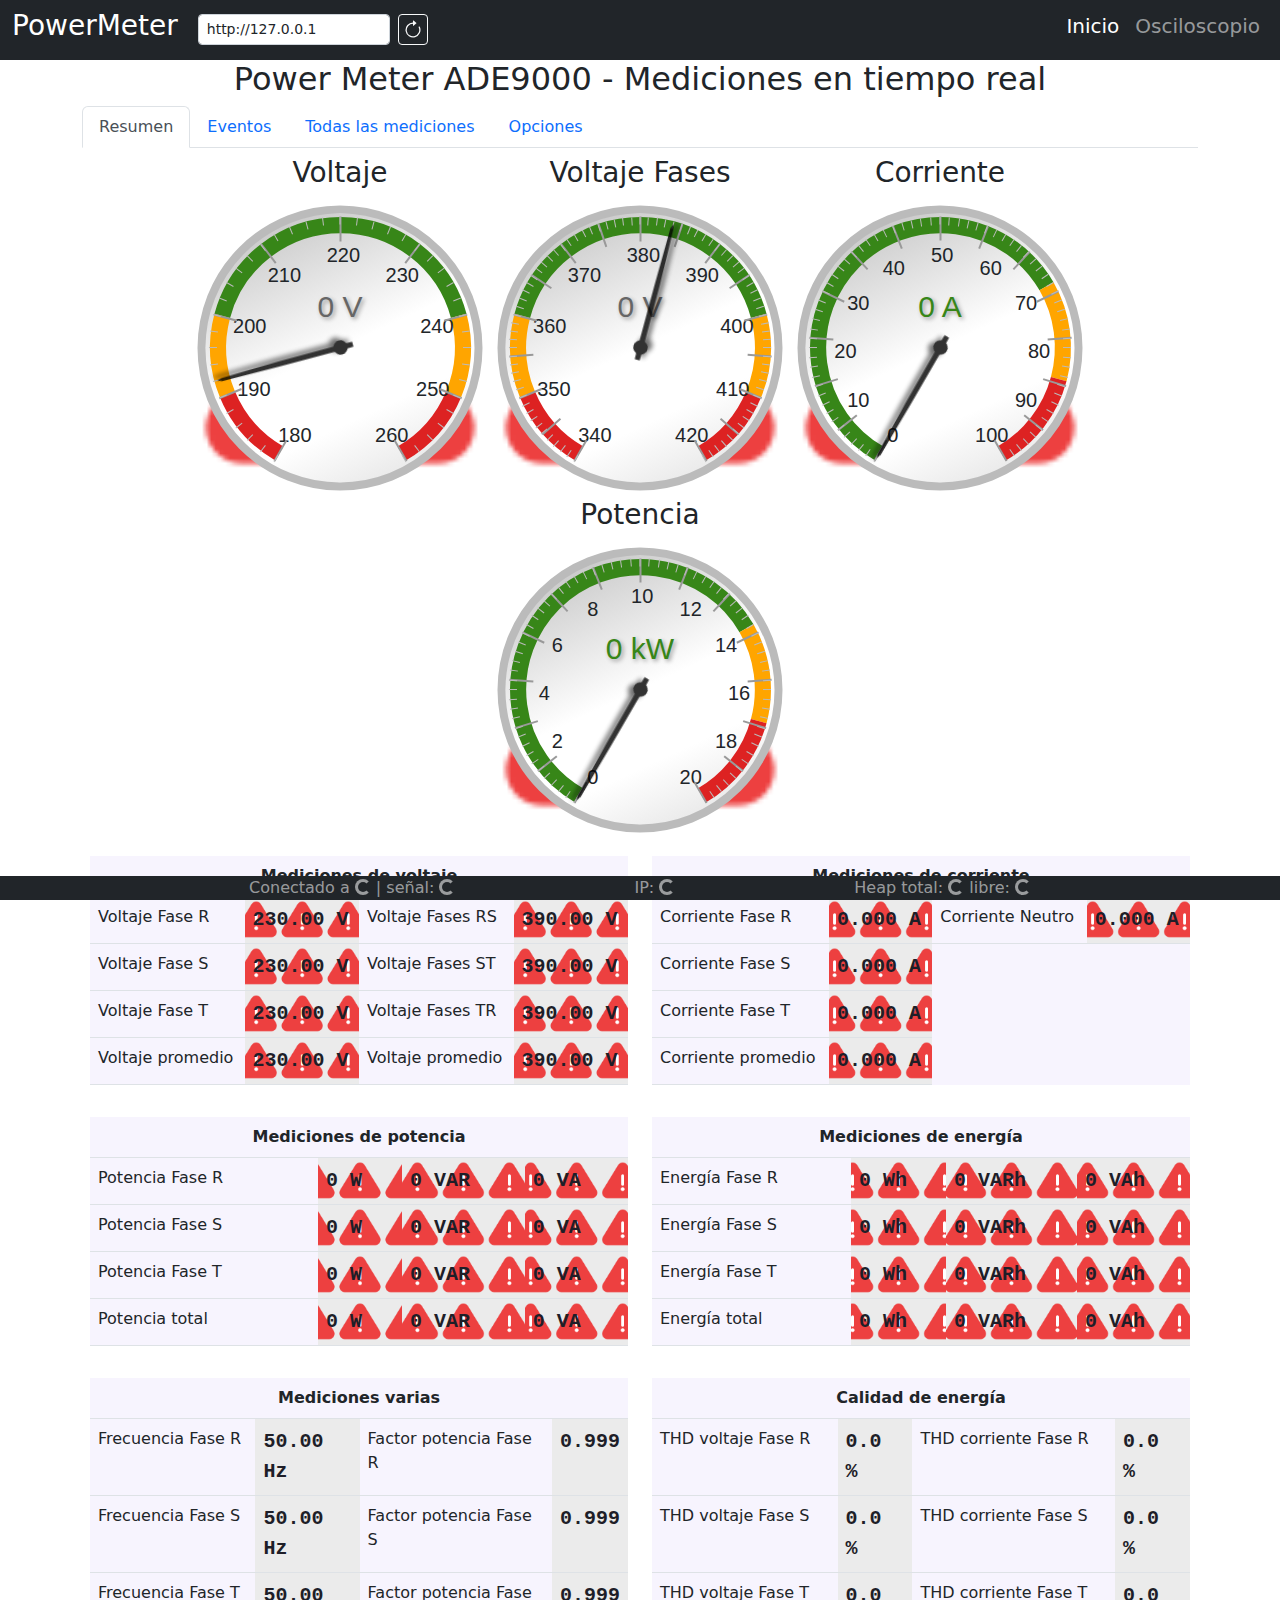
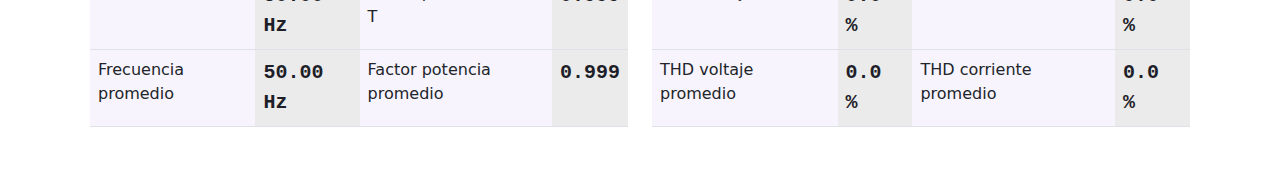
<file: data/index.html>
<!DOCTYPE html>
<html>
    <head>
        <title>POWER METER ADE9000</title>
        <meta name="viewport" content="width=device-width, initial-scale=1" />
        <link rel="icon" type="image/x-icon" href="favicon.ico" />
        <link rel="stylesheet" type="text/css" href="style.css" />
        <link rel="stylesheet" type="text/css" href="lib/bootstrap.min.css" />
        <link rel="stylesheet" type="text/css" href="lib/jquery.simplegauge.css" />
    </head>
    <body>
        <div id="navbar"></div>

        <div class="nav_sep container-xl">
            <div class="row text-center mt-4">
                <h2>Power Meter ADE9000 - Mediciones en tiempo real</h2>
            </div>

            <ul class="nav nav-tabs" id="myTab" role="tablist">
                <li class="nav-item" role="presentation">
                    <button class="nav-link active" id="home-tab" data-bs-toggle="tab" data-bs-target="#home" type="button" role="tab" aria-controls="home" aria-selected="true">Resumen</button>
                </li>
                <li class="nav-item" role="presentation">
                    <button class="nav-link" id="events-tab" data-bs-toggle="tab" data-bs-target="#events" type="button" role="tab" aria-controls="profile" aria-selected="false">Eventos</button>
                </li>
                <li class="nav-item" role="presentation">
                    <button class="nav-link" id="allMeasures-tab" data-bs-toggle="tab" data-bs-target="#allMeasures" type="button" role="tab" aria-controls="messages" aria-selected="false">Todas las mediciones</button>
                </li>
                <li class="nav-item" role="presentation">
                    <button class="nav-link" id="settings-tab" data-bs-toggle="tab" data-bs-target="#settings" type="button" role="tab" aria-controls="settings" aria-selected="false">Opciones</button>
                </li>
            </ul>

            <div class="tab-content">
                <div class="tab-pane active" id="home" role="tabpanel" aria-labelledby="home-tab">
                    <div class="row">
                        <div class="col mt-2 mb-2">
                            <div class="d-flex flex-wrap justify-content-center">
                                <div>
                                    <h3 class="text-center">Voltaje</h3>
                                    <div id="gaugeVoltaje" class="gauge meter"></div>
                                </div>
                                <div>
                                    <h3 class="text-center">Voltaje Fases</h3>
                                    <div id="gaugeVoltajeF" class="gauge meter"></div>
                                </div>
                                <div>
                                    <h3 class="text-center">Corriente</h3>
                                    <div id="gaugeCorriente" class="gauge meter"></div>
                                </div>
                                <div>
                                    <h3 class="text-center">Potencia</h3>
                                    <div id="gaugePotencia" class="gauge meter"></div>
                                </div>
                            </div>
                        </div>
                    </div>

                    <div class="row p-2">
                        <div class="col-md-6 col-sm-12">
                            <table class="table table-responsive powerTable" style="background-color: rgba(177, 145, 250, 0.1)">
                                <thead>
                                    <tr>
                                        <th colspan="4" class="text-center">Mediciones de voltaje</th>
                                    </tr>
                                </thead>
                                <tbody>
                                    <tr>
                                        <td>Voltaje Fase R</td>
                                        <td id="cellVR" class="valueTable meter vrmsR">230.00 V</td>
                                        <td>Voltaje Fases RS</td>
                                        <td id="cellVRS" class="valueTable meter vvrmsR">390.00 V</td>
                                    </tr>
                                    <tr>
                                        <td>Voltaje Fase S</td>
                                        <td id="cellVS" class="valueTable meter vrmsS">230.00 V</td>
                                        <td>Voltaje Fases ST</td>
                                        <td id="cellVST" class="valueTable meter vvrmsS">390.00 V</td>
                                    </tr>
                                    <tr>
                                        <td>Voltaje Fase T</td>
                                        <td id="cellVT" class="valueTable meter vrmsT">230.00 V</td>
                                        <td>Voltaje Fases TR</td>
                                        <td id="cellVTR" class="valueTable meter vvrmsT">390.00 V</td>
                                    </tr>
                                    <tr>
                                        <td>Voltaje promedio</td>
                                        <td id="cellVavg" class="valueTable meter vrmsAvg">230.00 V</td>
                                        <td>Voltaje promedio</td>
                                        <td id="cellVVavg" class="valueTable meter vvrmsAvg">390.00 V</td>
                                    </tr>
                                </tbody>
                            </table>
                        </div>

                        <div class="col-md-6 col-sm-12">
                            <table class="table table-responsive powerTable">
                                <thead>
                                    <tr>
                                        <th colspan="4" class="text-center">Mediciones de corriente</th>
                                    </tr>
                                </thead>
                                <tbody>
                                    <tr>
                                        <td>Corriente Fase R</td>
                                        <td id="cellIR" class="valueTable meter irmsR">0.000 A</td>
                                        <td>Corriente Neutro</td>
                                        <td id="cellIN" class="valueTable meter irmsN">0.000 A</td>
                                    </tr>
                                    <tr>
                                        <td>Corriente Fase S</td>
                                        <td id="cellIS" class="valueTable meter irmsS">0.000 A</td>
                                    </tr>
                                    <tr>
                                        <td>Corriente Fase T</td>
                                        <td id="cellIT" class="valueTable meter irmsT">0.000 A</td>
                                    </tr>
                                    <tr>
                                        <td>Corriente promedio</td>
                                        <td id="cellIavg" class="valueTable meter irmsAvg">0.000 A</td>
                                    </tr>
                                </tbody>
                            </table>
                        </div>
                    </div>
                    <div class="row p-2">
                        <div class="col-md-6 col-sm-12">
                            <table class="table table-responsive powerTable" style="background-color: rgba(177, 145, 250, 0.1)">
                                <thead>
                                    <tr>
                                        <th colspan="4" class="text-center">Mediciones de potencia</th>
                                    </tr>
                                </thead>
                                <tbody>
                                    <tr>
                                        <td>Potencia Fase R</td>
                                        <td id="cellWattR" class="valueTable meter wattR">0 W</td>
                                        <td id="cellVarR" class="valueTable meter varR">0 VAR</td>
                                        <td id="cellVaR" class="valueTable meter vaR">0 VA</td>
                                    </tr>
                                    <tr>
                                        <td>Potencia Fase S</td>
                                        <td id="cellWattS" class="valueTable meter wattS">0 W</td>
                                        <td id="cellVarS" class="valueTable meter varS">0 VAR</td>
                                        <td id="cellVaS" class="valueTable meter vaS">0 VA</td>
                                    </tr>
                                    <tr>
                                        <td>Potencia Fase T</td>
                                        <td id="cellWattT" class="valueTable meter wattT">0 W</td>
                                        <td id="cellVarT" class="valueTable meter varT">0 VAR</td>
                                        <td id="cellVaT" class="valueTable meter vaT">0 VA</td>
                                    </tr>
                                    <tr>
                                        <td>Potencia total</td>
                                        <td id="cellWattTot" class="valueTable meter wattTot">0 W</td>
                                        <td id="cellVarTot" class="valueTable meter varTot">0 VAR</td>
                                        <td id="cellVaTot" class="valueTable meter vaTot">0 VA</td>
                                    </tr>
                                </tbody>
                            </table>
                        </div>

                        <div class="col-md-6 col-sm-12">
                            <table class="table table-responsive powerTable" style="background-color: rgba(177, 145, 250, 0.1)">
                                <thead>
                                    <tr>
                                        <th colspan="4" class="text-center">Mediciones de energía</th>
                                    </tr>
                                </thead>
                                <tbody>
                                    <tr>
                                        <td>Energía Fase R</td>
                                        <td id="cellWatt_HR" class="valueTable energia wattHR">0 Wh</td>
                                        <td id="cellVar_HR" class="valueTable energia varHR">0 VARh</td>
                                        <td id="cellVa_HR" class="valueTable energia vaHR">0 VAh</td>
                                    </tr>
                                    <tr>
                                        <td>Energía Fase S</td>
                                        <td id="cellWatt_HS" class="valueTable energia wattHS">0 Wh</td>
                                        <td id="cellVar_HS" class="valueTable energia varHS">0 VARh</td>
                                        <td id="cellVa_HS" class="valueTable energia vaHS">0 VAh</td>
                                    </tr>
                                    <tr>
                                        <td>Energía Fase T</td>
                                        <td id="cellWatt_HT" class="valueTable energia wattHT">0 Wh</td>
                                        <td id="cellVar_HT" class="valueTable energia varHT">0 VARh</td>
                                        <td id="cellVa_HT" class="valueTable energia vaHT">0 VAh</td>
                                    </tr>
                                    <tr>
                                        <td>Energía total</td>
                                        <td id="cellWatt_HTot" class="valueTable energia wattHTot">0 Wh</td>
                                        <td id="cellVar_HTot" class="valueTable energia varHTot">0 VARh</td>
                                        <td id="cellVa_HTot" class="valueTable energia vaHTot">0 VAh</td>
                                    </tr>
                                </tbody>
                            </table>
                        </div>
                    </div>

                    <div class="row p-2">
                        <div class="col-md-6 col-sm-12">
                            <table class="table table-responsive powerTable" style="background-color: rgba(177, 145, 250, 0.1)">
                                <thead>
                                    <tr>
                                        <th colspan="4" class="text-center">Mediciones varias</th>
                                    </tr>
                                </thead>
                                <tbody>
                                    <tr>
                                        <td>Frecuencia Fase R</td>
                                        <td id="cellFR" class="valueTable freqR">50.00 Hz</td>
                                        <td>Factor potencia Fase R</td>
                                        <td id="cellFPR" class="valueTable fpR">0.999</td>
                                    </tr>
                                    <tr>
                                        <td>Frecuencia Fase S</td>
                                        <td id="cellFS" class="valueTable freqS">50.00 Hz</td>
                                        <td>Factor potencia Fase S</td>
                                        <td id="cellFPS" class="valueTable fpS">0.999</td>
                                    </tr>
                                    <tr>
                                        <td>Frecuencia Fase T</td>
                                        <td id="cellFT" class="valueTable freqT">50.00 Hz</td>
                                        <td>Factor potencia Fase T</td>
                                        <td id="cellFPT" class="valueTable fpT">0.999</td>
                                    </tr>
                                    <tr>
                                        <td>Frecuencia promedio</td>
                                        <td id="cellFAvg" class="valueTable freqAvg">50.00 Hz</td>
                                        <td>Factor potencia promedio</td>
                                        <td id="cellFPAvg" class="valueTable fpAvg">0.999</td>
                                    </tr>
                                </tbody>
                            </table>
                        </div>

                        <div class="col-md-6 col-sm-12">
                            <table class="table table-responsive powerTable" style="background-color: rgba(177, 145, 250, 0.1)">
                                <thead>
                                    <tr>
                                        <th colspan="4" class="text-center">Calidad de energía</th>
                                    </tr>
                                </thead>
                                <tbody>
                                    <tr>
                                        <td>THD voltaje Fase R</td>
                                        <td id="cellTHDVR" class="valueTable thdVR">0.0 %</td>
                                        <td>THD corriente Fase R</td>
                                        <td id="cellTHDIR" class="valueTable thdIR">0.0 %</td>
                                    </tr>
                                    <tr>
                                        <td>THD voltaje Fase S</td>
                                        <td id="cellTHDVS" class="valueTable thdVS">0.0 %</td>
                                        <td>THD corriente Fase S</td>
                                        <td id="cellTHDIS" class="valueTable thdIS">0.0 %</td>
                                    </tr>
                                    <tr>
                                        <td>THD voltaje Fase T</td>
                                        <td id="cellTHDVT" class="valueTable thdVT">0.0 %</td>
                                        <td>THD corriente Fase T</td>
                                        <td id="cellTHDIT" class="valueTable thdIT">0.0 %</td>
                                    </tr>
                                    <tr>
                                        <td>THD voltaje promedio</td>
                                        <td id="cellTHDVAvg" class="valueTable thdVAvg">0.0 %</td>
                                        <td>THD corriente promedio</td>
                                        <td id="cellTHDIAvg" class="valueTable thdIAvg">0.0 %</td>
                                    </tr>
                                </tbody>
                            </table>
                        </div>
                    </div>
                </div>
                <div class="tab-pane" id="events" role="tabpanel" aria-labelledby="events-tab">
                    <div class="row">
                        <div class="col-sm-12 col-md-3 p-1 pt-2 pb-2">
                            <div id="eventList" style="max-height: 70vh; overflow-y: auto;" class="eventElements"></div>
                        </div>
                        <div class="col-sm-12 col-md-9 p-1 pt-2 pb-2">
                            <div class="card p-1">
                                <div id="chartContainer" style="height: 70vh"  class="eventElements"></div>
                            </div>
                        </div>
                        <!-- <div class="col-9">
                            <div id="eventData"></div>
                        </div> -->
                    </div>
                </div>
                <div class="tab-pane" id="allMeasures" role="tabpanel" aria-labelledby="allMeasures-tab">
                    <div class="row p-2">
                        <div class="col divScrollX">
                            <div id="powerTable" class="powerTable"></div>
                        </div>
                    </div>
                </div>
                <div class="tab-pane" id="settings" role="tabpanel" aria-labelledby="settings-tab"></div>
            </div>
        </div>
        <div id="divFooter"></div>
    </body>

    <script src="lib/jquery-3.6.4.min.js"></script>
    <script src="lib/bootstrap.bundle.min.js"></script>
    <script src="lib/jquery.simplegauge.js"></script>
    <script src="board.js"></script>
    <script src="index.js"></script>
    <script src="script.js"></script>
</html>
</file>
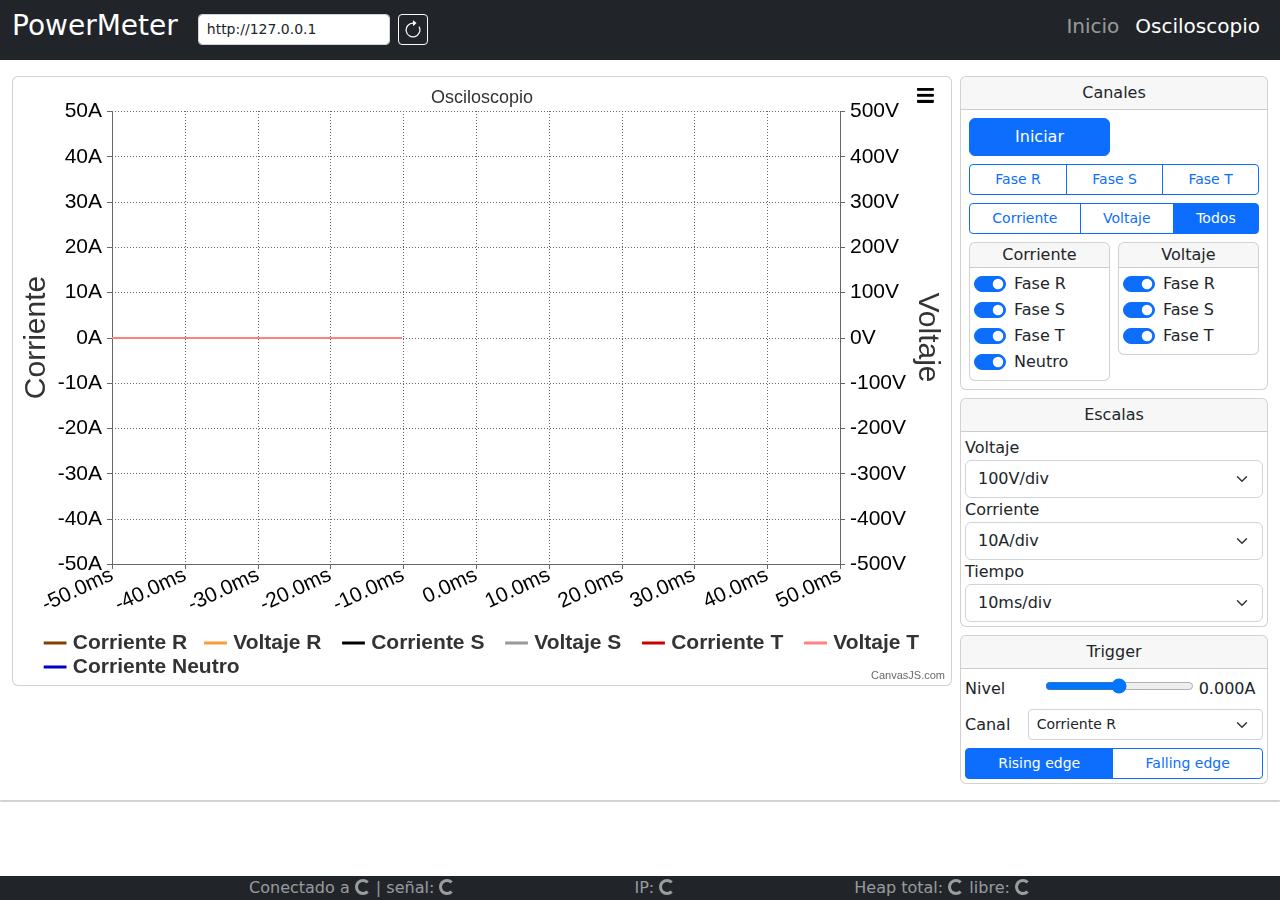
<file: data/scope.html>
<!DOCTYPE html>
<html>
    <head>
        <title>TEST POWER METER</title>
        <meta name="viewport" content="width=device-width, initial-scale=1" />
        <link rel="icon" type="image/png" href="favicon.png" />
        <link rel="stylesheet" type="text/css" href="style.css" />
        <link rel="stylesheet" type="text/css" href="lib/bootstrap.min.css" />
    </head>
    <body>
        <div id="navbar"></div>

        <div class="container-fluid nav_sep">
            <div class="row p-2" id="scopeUI">
                <div class="col-sm-12 col-md-9 p-1 pt-2 pb-2">
                    <div class="card p-1">
                        <div id="chartContainer" style="height: 600px"></div>
                    </div>
                </div>

                <div class="col-sm-12 col-md-3 p-1 pt-2 pb-2" style="min-width: 240px">
                    <div class="card mb-2">
                        <div class="card-header text-center p-1">Canales</div>
                        <div class="card-body pt-1 pb-1">
                            <div class="row p-0" id="scopePanelComandos">
                                <div class="col p-1">
                                    <button type="button" class="btn btn-primary w-100" id="btnStartStop">Iniciar</button>
                                </div>
                                <div class="col p-1">
                                    <div><h5 id="lblSpeed"></h5></div>
                                </div>
                            </div>
                            <div class="row p-0">
                                <div class="col p-1">
                                    <div class="btn-group btn-group-sm w-100" role="group">
                                        <input type="radio" class="btn-check" name="radioChkCanal" id="btnFaseR" value="fase-r" autocomplete="off" checked />
                                        <label class="btn btn-outline-primary" for="btnFaseR">Fase R</label>
                                        <input type="radio" class="btn-check" name="radioChkCanal" id="btnFaseS" value="fase-s" autocomplete="off" />
                                        <label class="btn btn-outline-primary" for="btnFaseS">Fase S</label>
                                        <input type="radio" class="btn-check" name="radioChkCanal" id="btnFaseT" value="fase-t" autocomplete="off" />
                                        <label class="btn btn-outline-primary" for="btnFaseT">Fase T</label>
                                    </div>
                                </div>
                            </div>
                            <div class="row p-0">
                                <div class="col p-1">
                                    <div class="btn-group btn-group-sm w-100" role="group">
                                        <input type="radio" class="btn-check" name="radioChkCanal" id="btnCorriente" value="corriente" autocomplete="off" />
                                        <label class="btn btn-outline-primary" for="btnCorriente">Corriente</label>
                                        <input type="radio" class="btn-check" name="radioChkCanal" id="btnVoltaje" value="voltaje" autocomplete="off" />
                                        <label class="btn btn-outline-primary" for="btnVoltaje">Voltaje</label>
                                        <input type="radio" class="btn-check" name="radioChkCanal" id="btnTodos" value="todos" autocomplete="off" />
                                        <label class="btn btn-outline-primary" for="btnTodos">Todos</label>
                                    </div>
                                </div>
                            </div>
                            <div class="row">
                                <div class="col-6 p-1">
                                    <div class="card">
                                        <div class="card-header text-center p-0">Corriente</div>
                                        <div class="card-body p-1">
                                            <div class="form-check form-switch">
                                                <input class="form-check-input corriente" type="checkbox" id="switchCorrienteR" checked />
                                                <label class="form-check-label" for="switchCorrienteR">Fase R</label>
                                            </div>
                                            <div class="form-check form-switch">
                                                <input class="form-check-input corriente" type="checkbox" id="switchCorrienteS" checked />
                                                <label class="form-check-label" for="switchCorrienteS">Fase S</label>
                                            </div>
                                            <div class="form-check form-switch">
                                                <input class="form-check-input corriente" type="checkbox" id="switchCorrienteT" checked />
                                                <label class="form-check-label" for="switchCorrienteT">Fase T</label>
                                            </div>
                                            <div class="form-check form-switch">
                                                <input class="form-check-input corriente" type="checkbox" id="switchCorrienteN" checked />
                                                <label class="form-check-label" for="switchCorrienteN">Neutro</label>
                                            </div>
                                        </div>
                                    </div>
                                </div>
                                <div class="col-6 p-1">
                                    <div class="card">
                                        <div class="card-header text-center p-0">Voltaje</div>
                                        <div class="card-body p-1">
                                            <div class="form-check form-switch">
                                                <input class="form-check-input voltaje" type="checkbox" id="switchVoltR" checked />
                                                <label class="form-check-label" for="switchVoltR">Fase R</label>
                                            </div>
                                            <div class="form-check form-switch">
                                                <input class="form-check-input voltaje" type="checkbox" id="switchVoltS" checked />
                                                <label class="form-check-label" for="switchVoltS">Fase S</label>
                                            </div>
                                            <div class="form-check form-switch">
                                                <input class="form-check-input voltaje" type="checkbox" id="switchVoltT" checked />
                                                <label class="form-check-label" for="switchVoltT">Fase T</label>
                                            </div>
                                        </div>
                                    </div>
                                </div>
                            </div>
                        </div>
                    </div>
                    <div class="card mb-2" id="scopePanelEscalas">
                        <div class="card-header text-center p-1">Escalas</div>
                        <div class="card-body p-1">
                            <div>
                                <div class="">
                                    <label class="label">Voltaje</label>
                                    <select class="form-select" aria-label="Voltaje" id="selectVoltage">
                                        <option value="0.01">0.01V/div</option>
                                        <option value="0.1">0.1V/div</option>
                                        <option value="1">1V/div</option>
                                        <option value="2">2V/div</option>
                                        <option value="5">5V/div</option>
                                        <option selected value="10">10V/div</option>
                                        <option value="20">20V/div</option>
                                        <option value="50">50V/div</option>
                                        <option value="100">100V/div</option>
                                      </select>
                                </div>
                            </div>
                            <div>
                                <div>
                                    <label class="label">Corriente</label>
                                    <select class="form-select" aria-label="Corriente" id="selectCurrent">
                                        <option value="0.01">0.01A/div</option>
                                        <option value="0.1">0.1A/div</option>
                                        <option value="1">1A/div</option>
                                        <option value="2">2A/div</option>
                                        <option value="5">5A/div</option>
                                        <option selected value="10">10A/div</option>
                                        <option value="20">20A/div</option>
                                        <option value="50">50A/div</option>
                                        <option value="100">100A/div</option>
                                      </select>
                                </div>
                            </div>
                            <div>
                                <div>
                                    <label class="label">Tiempo</label>
                                    <select class="form-select" aria-label="Tiempo" id="selectTimeDiv">
                                        <option value="0.01">0.01ms/div</option>
                                        <option value="0.1">0.1ms/div</option>
                                        <option value="1">1ms/div</option>
                                        <option value="2">2ms/div</option>
                                        <option value="5">5ms/div</option>
                                        <option selected value="10">10ms/div</option>
                                        <option value="20">20ms/div</option>
                                        <option value="50">50ms/div</option>
                                        <option value="100">100ms/div</option>
                                      </select>
                                </div>
                            </div>
                        </div>
                    </div>

                    <div class="card" id="scopePanelTrigger">
                        <div class="card-header text-center p-1">Trigger</div>
                        <div class="card-body p-1">
                            <div>
                                <div class="mb-2 mt-1">
                                    <label for="rangeTrigger" class="w-25">Nivel</label>
                                    <input type="range" id="rangeTrigger" min="-1000" max="1000" value="0" class="w-50" />
                                    <label id="lblTrigger" class="">25ms</label>
                                </div>
                            </div>
                            <div class="d-flex align-items-center mb-2">
                                <label for="selectTriggerCh" class="escalasLabel">Canal</label>
                                <select class="form-select form-select-sm" aria-label="Canal trigger" id="selectTriggerCh"></select>
                            </div>
                            <div>
                                <div class="btn-group btn-group-sm w-100" role="group">
                                    <input type="radio" class="btn-check" name="radioTriggerEdge" id="btnTriggerRising" value="rising" autocomplete="off" checked />
                                    <label class="btn btn-outline-primary" for="btnTriggerRising">Rising edge</label>
                                    <input type="radio" class="btn-check" name="radioTriggerEdge" id="btnTriggerFalling" value="falling" autocomplete="off" />
                                    <label class="btn btn-outline-primary" for="btnTriggerFalling">Falling edge</label>
                                </div>
                            </div>
                        </div>
                    </div>
                </div>
            </div>
        </div>

        <div class="content">
            <div class="content">
                <div class="card" style="zoom: 1.5">
                    <div id="lcd"></div>
                </div>
            </div>
        </div>

        <div id="divFooter"></div>
    </body>

    <script src="lib/canvasjs.min.js"></script>
    <script src="lib/jquery-3.6.4.min.js"></script>
    <script src="lib/bootstrap.bundle.min.js"></script>
    <script src="lib/char-lcd.js"></script>
    <script src="board.js"></script>
    <script src="scope.js"></script>
    <script src="scope_ui.js"></script>
    <script src="script.js"></script>
</html>
</file>
<file: data/style.css>
:root {
    --font-size-root: 12px;
}



.nav_sep {
    margin-top: 60px;
}

.nav_bar {
    flex-wrap: nowrap !important;
}

body {
    min-width: 300px;
}

.txtEstado {
    font-size: 25px;
}

.inputName {
    width: 60px !important;
    min-width: 50px;
}

.imgSortHeader {
    margin-left: 2px;
    margin-right: 2px;
    width: 16px;
    height: 16px;
}

.imgSortHeader:hover {
    margin-left: 0px;
    margin-right: 0px;
    width: 20px;
    height: 20px;
    transition-duration: 200ms;
}

.imgEditRow {
    margin-left: 2px;
    margin-right: 2px;
    color: rgb(64, 64, 64);
}

.imgDeleteRow {
    margin-left: 2px;
    margin-right: 2px;
    color: rgb(64, 64, 64);
}

.imgEditRow:hover,
.imgDeleteRow:hover {
    border-radius: 3px;
    -webkit-border-radius: 3px;
    -moz-border-radius: 3px;
    -ms-border-radius: 3px;
    -o-border-radius: 3px;
    width: 20px;
    height: 20px;
    margin-left: 0px;
    margin-right: 0px;
    transition-duration: 200ms;
    color: blue;
}

.btnTable {
    margin-left: 3px;
    padding-top: 1px !important;
    padding-bottom: 1px !important;
    padding-left: 0.2rem !important;
    padding-right: 0.2rem !important;
}

/* 
input[type=range][orient=vertical] {
	appearance: slider-vertical;
	width: 8px;
	height: 175px;
	padding: 0 5px;
} */

.vranger {
    margin-top: 50px;
    transform: rotate(270deg);
    -moz-transform: rotate(270deg);
    /*do same for other browsers if required*/
}

.escalasLabel {
    width: 28%;
}

.escalasRange {
    width: 35%;
}

.powerTable {
    font-size: 1rem;
    background-color: #f7f4fe;
}

.valueTable {
    font-family: "Roboto Mono", monospace;
    font-optical-sizing: auto;
    font-weight: 800;
    font-style: normal;
    font-size: 20px;
    color: #1e1e28;
    background-color: #ebebeb !important;
}

.valueTable:hover {
    background-color: lightblue;
}

/*@media only screen and ((max-width: 700px) or (orientation: landscape)) {*/
@media only screen and ((max-width: 700px) or (max-height: 600px)) {
    :root {
        --bs-body-font-size: 10px;
    }
    .valueTable {
        font-size: 14px;
        padding: 0.2rem !important;
    }
    .powerTable {
        font-size: 12px;
        padding: 0.1rem !important;
    }
	.gauge {
		width: 200px;
		height: 200px;
		overflow: hidden;
	}
}

.divScrollX {
    scroll-behavior: smooth;
    overflow-x: scroll;
}

.gauge {
    width: 300px;
    height: 300px;
    overflow: hidden;
}

.eventList {
    height: 600px;
    overflow-x: scroll;
    overflow-y: scroll;
    width: 100%;
    /* border: 1px solid; */
}

.notLoading {
    background-image: url(/data/imgs/alert64p.png);
    background-size: contain;
    background-position: center; /* Center the image */
}

@keyframes shake {
    0% {
        transform: translate(1px, 1px) rotate(0deg);
    }
    10% {
        transform: translate(-1px, -2px) rotate(-1deg);
    }
    20% {
        transform: translate(-3px, 0px) rotate(1deg);
    }
    30% {
        transform: translate(3px, 2px) rotate(0deg);
    }
    40% {
        transform: translate(1px, -1px) rotate(1deg);
    }
    50% {
        transform: translate(-1px, 2px) rotate(-1deg);
    }
    60% {
        transform: translate(-3px, 1px) rotate(0deg);
    }
    70% {
        transform: translate(3px, 1px) rotate(-1deg);
    }
    80% {
        transform: translate(-1px, -1px) rotate(1deg);
    }
    90% {
        transform: translate(1px, 2px) rotate(0deg);
    }
    100% {
        transform: translate(1px, -2px) rotate(-1deg);
    }
}

/* Altura por defecto (70vh) */
.eventElements {
    max-height: 70vh;
    overflow-y: auto;
}

/* En móviles (dispositivos con ancho menor a 768px) */
@media (max-width: 767.98px) {
    .eventElements {
        max-height: 40vh !important; /* !important para asegurar que sobrescriba estilos en línea */
    }
    #eventList {
        max-height: 25vh !important; /* !important para asegurar que sobrescriba estilos en línea */
    }
}
</file>
